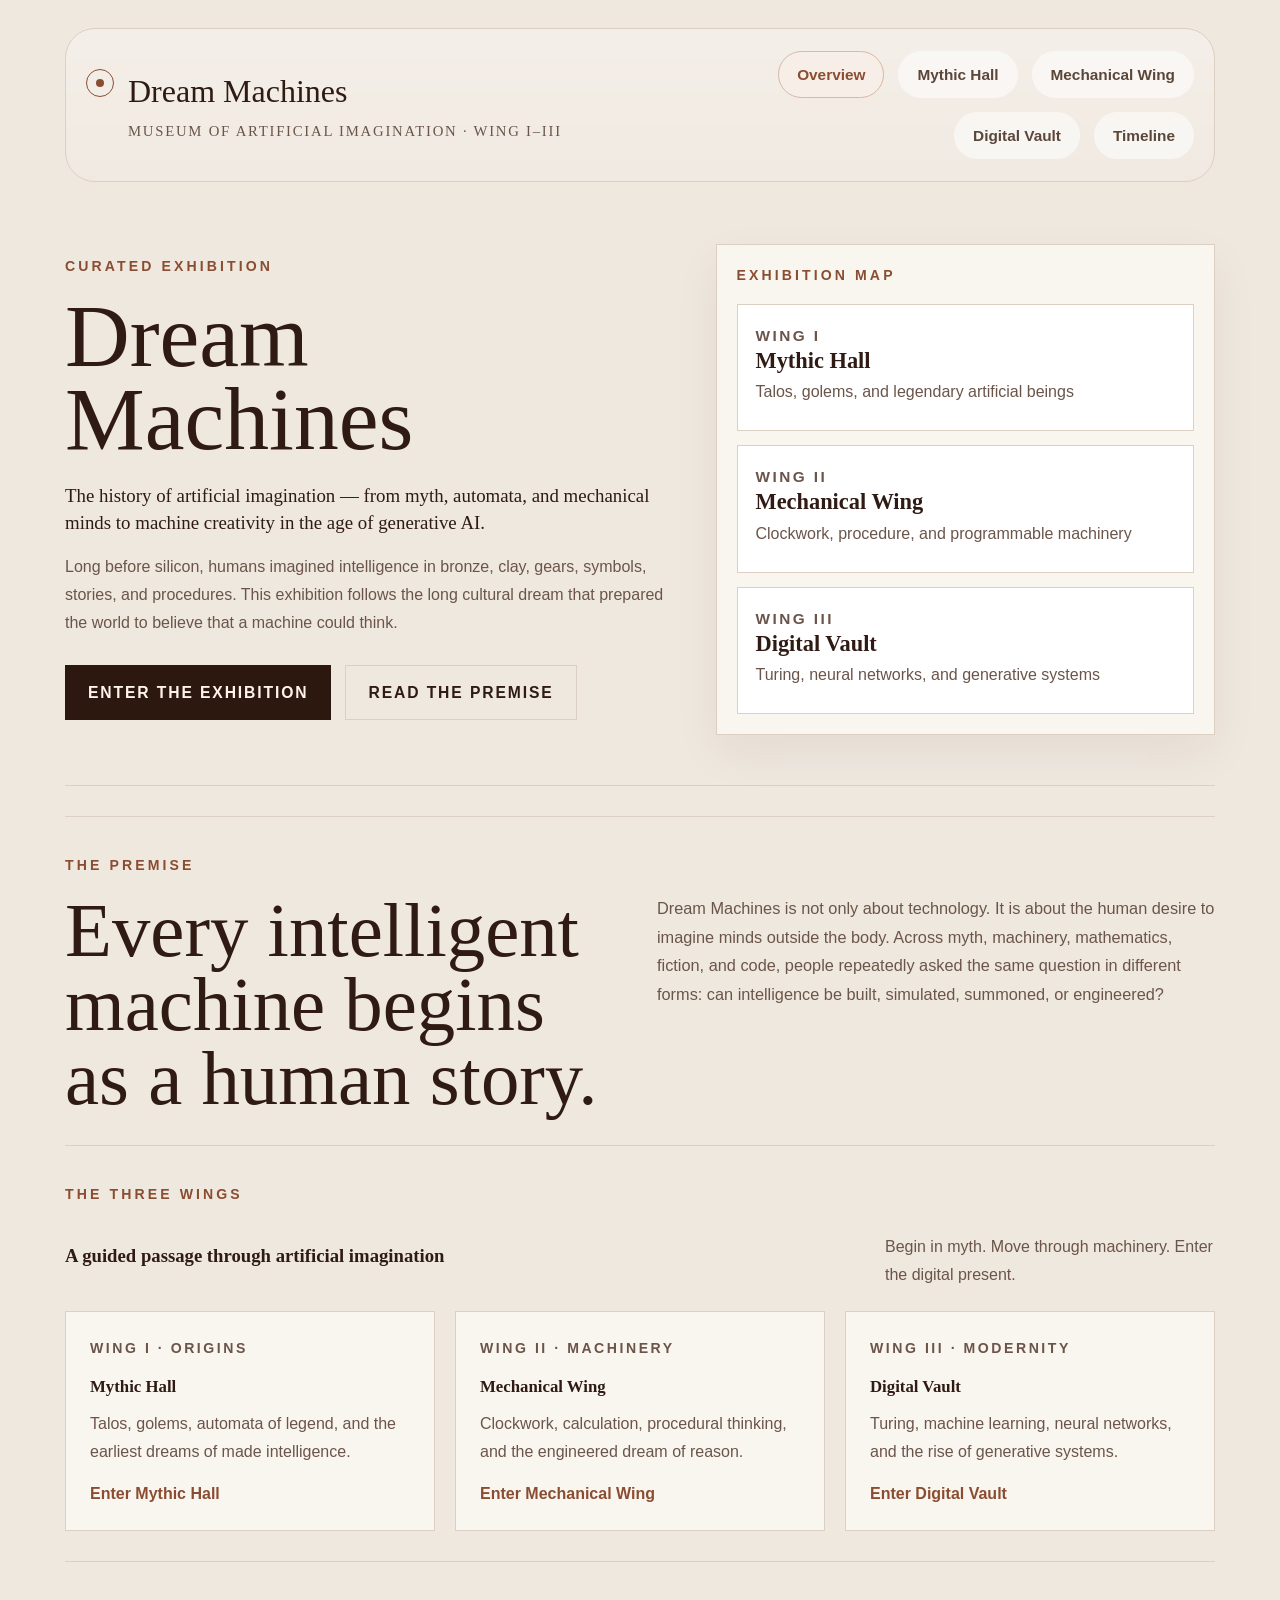
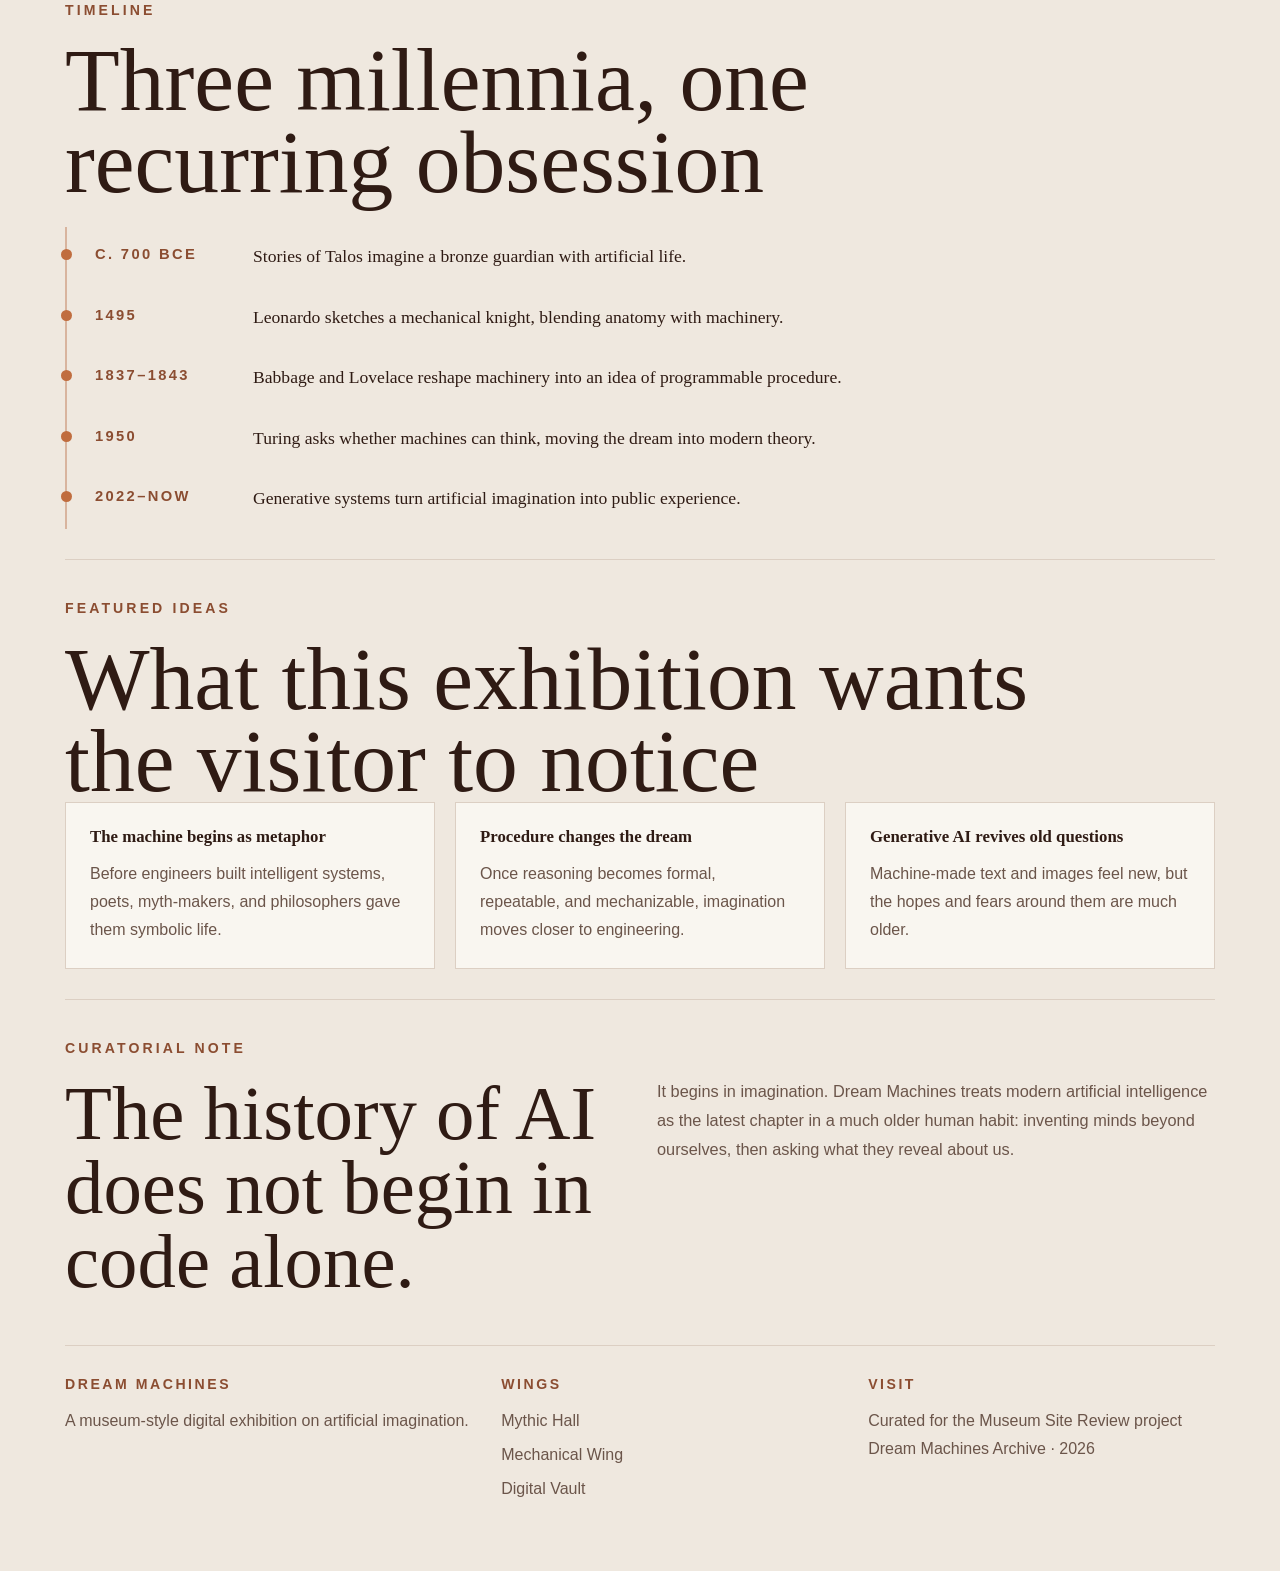
<file: index.html>
<!DOCTYPE html>
<html lang="en">
<head>
  <meta charset="UTF-8" />
  <meta name="viewport" content="width=device-width, initial-scale=1.0" />
  <title>Dream Machines | Museum of Artificial Imagination</title>
  <link rel="stylesheet" href="style.css" />
</head>
<body>
  <div class="page-shell">
    <header class="site-header">
      <div class="brand-block">
        <div class="brand-mark"></div>
        <div>
          <h1 class="brand-name">Dream Machines</h1>
          <p class="brand-meta">Museum of Artificial Imagination · Wing I–III</p>
        </div>
      </div>

      <nav class="main-nav">
        <a href="index.html" class="active">Overview</a>
        <a href="mythic-hall.html">Mythic Hall</a>
        <a href="mechanical-wing.html">Mechanical Wing</a>
        <a href="digital-vault.html">Digital Vault</a>
        <a href="#timeline">Timeline</a>
      </nav>
    </header>

    <section class="hero">
      <div class="hero-copy">
        <p class="eyebrow">Curated Exhibition</p>

        <h2>Dream<br />Machines</h2>

        <p class="hero-subtitle">
          The history of artificial imagination — from myth, automata, and mechanical minds
          to machine creativity in the age of generative AI.
        </p>

        <p class="hero-text">
          Long before silicon, humans imagined intelligence in bronze, clay, gears, symbols,
          stories, and procedures. This exhibition follows the long cultural dream that prepared
          the world to believe that a machine could think.
        </p>

        <div class="hero-actions">
          <a href="#wings" class="btn btn-dark">Enter the Exhibition</a>
          <a href="#premise" class="btn btn-light">Read the Premise</a>
        </div>
      </div>

      <aside class="hero-panel exhibition-map">
        <p class="eyebrow">Exhibition Map</p>

        <div class="panel-stack">
          <a class="panel-box" href="mythic-hall.html">
            <span class="map-number">Wing I</span>
            <h3>Mythic Hall</h3>
            <p>Talos, golems, and legendary artificial beings</p>
          </a>

          <a class="panel-box" href="mechanical-wing.html">
            <span class="map-number">Wing II</span>
            <h3>Mechanical Wing</h3>
            <p>Clockwork, procedure, and programmable machinery</p>
          </a>

          <a class="panel-box" href="digital-vault.html">
            <span class="map-number">Wing III</span>
            <h3>Digital Vault</h3>
            <p>Turing, neural networks, and generative systems</p>
          </a>
        </div>
      </aside>
    </section>

    <section class="premise-section" id="premise">
      <p class="eyebrow">The Premise</p>

      <div class="two-col">
        <h3>Every intelligent machine begins as a human story.</h3>
        <p>
          Dream Machines is not only about technology. It is about the human desire to imagine
          minds outside the body. Across myth, machinery, mathematics, fiction, and code, people
          repeatedly asked the same question in different forms: can intelligence be built,
          simulated, summoned, or engineered?
        </p>
      </div>
    </section>

    <section class="wings-section" id="wings">
      <p class="eyebrow">The Three Wings</p>

      <div class="section-heading">
        <h3>A guided passage through artificial imagination</h3>
        <p class="section-note">
          Begin in myth. Move through machinery. Enter the digital present.
        </p>
      </div>

      <div class="wing-grid">
        <article class="wing-card">
          <p class="wing-label">Wing I · Origins</p>
          <h4>Mythic Hall</h4>
          <p>
            Talos, golems, automata of legend, and the earliest dreams of made intelligence.
          </p>
          <a href="mythic-hall.html">Enter Mythic Hall</a>
        </article>

        <article class="wing-card">
          <p class="wing-label">Wing II · Machinery</p>
          <h4>Mechanical Wing</h4>
          <p>
            Clockwork, calculation, procedural thinking, and the engineered dream of reason.
          </p>
          <a href="mechanical-wing.html">Enter Mechanical Wing</a>
        </article>

        <article class="wing-card">
          <p class="wing-label">Wing III · Modernity</p>
          <h4>Digital Vault</h4>
          <p>
            Turing, machine learning, neural networks, and the rise of generative systems.
          </p>
          <a href="digital-vault.html">Enter Digital Vault</a>
        </article>
      </div>
    </section>

    <section class="timeline-section" id="timeline">
      <p class="eyebrow">Timeline</p>
      <h3>Three millennia, one recurring obsession</h3>

      <div class="timeline-list">
        <div class="timeline-item">
          <div class="timeline-year">c. 700 BCE</div>
          <div class="timeline-text">
            Stories of Talos imagine a bronze guardian with artificial life.
          </div>
        </div>

        <div class="timeline-item">
          <div class="timeline-year">1495</div>
          <div class="timeline-text">
            Leonardo sketches a mechanical knight, blending anatomy with machinery.
          </div>
        </div>

        <div class="timeline-item">
          <div class="timeline-year">1837–1843</div>
          <div class="timeline-text">
            Babbage and Lovelace reshape machinery into an idea of programmable procedure.
          </div>
        </div>

        <div class="timeline-item">
          <div class="timeline-year">1950</div>
          <div class="timeline-text">
            Turing asks whether machines can think, moving the dream into modern theory.
          </div>
        </div>

        <div class="timeline-item">
          <div class="timeline-year">2022–Now</div>
          <div class="timeline-text">
            Generative systems turn artificial imagination into public experience.
          </div>
        </div>
      </div>
    </section>

    <section class="featured-section">
      <p class="eyebrow">Featured Ideas</p>
      <h3>What this exhibition wants the visitor to notice</h3>

      <div class="idea-grid">
        <article class="idea-card">
          <h4>The machine begins as metaphor</h4>
          <p>
            Before engineers built intelligent systems, poets, myth-makers, and philosophers
            gave them symbolic life.
          </p>
        </article>

        <article class="idea-card">
          <h4>Procedure changes the dream</h4>
          <p>
            Once reasoning becomes formal, repeatable, and mechanizable, imagination moves
            closer to engineering.
          </p>
        </article>

        <article class="idea-card">
          <h4>Generative AI revives old questions</h4>
          <p>
            Machine-made text and images feel new, but the hopes and fears around them are much older.
          </p>
        </article>
      </div>
    </section>

    <section class="closing-panel">
      <p class="eyebrow">Curatorial Note</p>

      <div class="two-col">
        <h3>The history of AI does not begin in code alone.</h3>
        <p>
          It begins in imagination. Dream Machines treats modern artificial intelligence as the
          latest chapter in a much older human habit: inventing minds beyond ourselves, then
          asking what they reveal about us.
        </p>
      </div>
    </section>

    <footer class="site-footer">
      <div>
        <p class="footer-title">Dream Machines</p>
        <p class="footer-text">
          A museum-style digital exhibition on artificial imagination.
        </p>
      </div>

      <div>
        <p class="footer-title">Wings</p>
        <ul>
          <li><a href="mythic-hall.html">Mythic Hall</a></li>
          <li><a href="mechanical-wing.html">Mechanical Wing</a></li>
          <li><a href="digital-vault.html">Digital Vault</a></li>
        </ul>
      </div>

      <div>
        <p class="footer-title">Visit</p>
        <p class="footer-text">Curated for the Museum Site Review project</p>
        <p class="footer-text">Dream Machines Archive · 2026</p>
      </div>
    </footer>
  </div>
</body>
</html>
</file>
<file: style.css>
:root {
  --bg: #efe8df;
  --panel: #f6f1ea;
  --panel-2: #fbf8f4;
  --text: #2f1b14;
  --muted: #6b554a;
  --line: #dccfc3;
  --accent: #8b4d31;
  --dark: #2d180f;
}

* {
  box-sizing: border-box;
}

html {
  scroll-behavior: smooth;
}

body {
  margin: 0;
  background: var(--bg);
  color: var(--text);
  font-family: "Georgia", "Times New Roman", serif;
  line-height: 1.5;
}

a {
  color: inherit;
  text-decoration: none;
}

.page-shell {
  width: min(1150px, calc(100% - 48px));
  margin: 28px auto 48px;
}

/* HEADER */
.site-header {
  background: linear-gradient(180deg, rgba(255,255,255,0.28), rgba(255,255,255,0.08));
  border: 1px solid var(--line);
  border-radius: 30px;
  padding: 22px 20px;
  display: grid;
  grid-template-columns: 1.2fr 1fr;
  gap: 24px;
  align-items: center;
  margin-bottom: 42px;
}

.brand-block {
  display: flex;
  gap: 14px;
  align-items: flex-start;
}

.brand-mark {
  width: 28px;
  height: 28px;
  border-radius: 50%;
  border: 1.5px solid var(--accent);
  position: relative;
  margin-top: 2px;
}

.brand-mark::after {
  content: "";
  width: 8px;
  height: 8px;
  border-radius: 50%;
  background: var(--accent);
  position: absolute;
  top: 9px;
  left: 9px;
}

.brand-name {
  margin: 0;
  font-size: 2rem;
  font-weight: 500;
}

.brand-meta {
  margin: 5px 0 0;
  color: var(--muted);
  font-size: 0.92rem;
  letter-spacing: 0.12em;
  text-transform: uppercase;
}

.main-nav {
  display: flex;
  justify-content: flex-end;
  align-items: center;
  gap: 14px;
  flex-wrap: wrap;
}

.main-nav a {
  background: rgba(255,255,255,0.55);
  border: 1px solid transparent;
  border-radius: 999px;
  padding: 11px 18px;
  font-family: Arial, sans-serif;
  font-size: 0.96rem;
  font-weight: 600;
  color: #5b463a;
  transition: all 0.2s ease;
}

.main-nav a.active,
.main-nav a:hover {
  border-color: #d8b8a6;
  background: #f8eee8;
  color: var(--accent);
}

/* HERO */
.hero,
.chapter-hero {
  display: grid;
  grid-template-columns: 1.1fr 0.9fr;
  gap: 40px;
  align-items: start;
  padding: 20px 0 50px;
}

.hero-copy {
  padding-top: 12px;
}

.eyebrow {
  font-family: Arial, sans-serif;
  color: var(--accent);
  font-size: 0.88rem;
  letter-spacing: 0.22em;
  text-transform: uppercase;
  margin: 0 0 18px;
  font-weight: 700;
}

.hero h2,
.chapter-hero h2,
.two-col h3,
.timeline-section h3,
.featured-section h3,
.next-panel h3 {
  font-size: clamp(3.4rem, 7vw, 6.3rem);
  line-height: 0.92;
  margin: 0;
  font-weight: 500;
}

.hero-subtitle {
  font-size: 1.18rem;
  line-height: 1.45;
  max-width: 720px;
  margin: 22px 0 16px;
}

.hero-text,
.chapter-hero p,
.two-col p,
.section-note,
.entry-card p,
.idea-card p,
.note-box p,
.footer-text,
.site-footer li,
.site-footer a,
.panel-box span,
.wing-card p {
  font-family: Arial, sans-serif;
  color: var(--muted);
  line-height: 1.75;
  margin: 0;
}

.hero-text {
  max-width: 690px;
  margin-bottom: 28px;
}

.chapter-hero p {
  max-width: 470px;
  font-size: 1.05rem;
  padding-top: 40px;
}

.hero-actions {
  display: flex;
  gap: 14px;
  flex-wrap: wrap;
}

.btn {
  display: inline-block;
  padding: 15px 22px;
  border-radius: 0;
  font-family: Arial, sans-serif;
  font-size: 0.98rem;
  font-weight: 700;
  letter-spacing: 0.12em;
  text-transform: uppercase;
  border: 1px solid var(--text);
  transition: all 0.2s ease;
}

.btn-dark {
  background: var(--dark);
  color: #fff4ea;
  border-color: var(--dark);
}

.btn-dark:hover {
  opacity: 0.92;
}

.btn-light {
  background: transparent;
  color: var(--text);
  border-color: var(--line);
}

.btn-light:hover {
  background: #f5ede6;
}

/* SIDE PANEL */
.hero-panel {
  background: var(--panel-2);
  border: 1px solid var(--line);
  padding: 20px;
}

.panel-stack {
  display: grid;
  gap: 14px;
}

.panel-box {
  border: 1px solid var(--line);
  padding: 18px;
  background: white;
  transition: transform 0.2s ease, border-color 0.2s ease;
}

.panel-box:hover {
  transform: translateY(-3px);
  border-color: var(--accent);
}

.panel-box h3 {
  margin: 0 0 6px;
  font-size: 1.85rem;
  line-height: 1;
}

.panel-box p {
  margin: 0 0 8px;
  font-size: 1rem;
  font-weight: 600;
  font-family: Arial, sans-serif;
  color: var(--text);
}

.panel-box span {
  font-size: 0.96rem;
}

/* GENERAL SECTIONS */
.premise-section,
.wings-section,
.timeline-section,
.featured-section,
.closing-panel,
.chapter-section,
.next-panel {
  border-top: 1px solid var(--line);
  padding: 38px 0 0;
  margin-top: 30px;
}

.section-heading {
  display: flex;
  justify-content: space-between;
  gap: 20px;
  align-items: end;
  margin-bottom: 22px;
}

.section-note {
  max-width: 330px;
}

/* TWO COLUMN */
.two-col {
  display: grid;
  grid-template-columns: 1fr 1fr;
  gap: 34px;
  align-items: start;
}

.two-col h3 {
  font-size: clamp(3rem, 6vw, 5rem);
  line-height: 0.96;
}

.two-col p {
  max-width: 560px;
  font-size: 1.02rem;
}

/* CARD GRIDS */
.wing-grid,
.idea-grid,
.entry-grid {
  display: grid;
  grid-template-columns: repeat(3, 1fr);
  gap: 20px;
}

.wing-card,
.idea-card,
.entry-card,
.note-box {
  background: var(--panel-2);
  border: 1px solid var(--line);
  padding: 24px;
}

.wing-card,
.idea-card,
.entry-card,
.panel-box,
.note-box {
  box-shadow: 0 0 0 rgba(0,0,0,0);
}

.wing-label,
.footer-title {
  margin: 0 0 12px;
  font-family: Arial, sans-serif;
  font-size: 0.88rem;
  letter-spacing: 0.18em;
  text-transform: uppercase;
  color: var(--accent);
  font-weight: 700;
}

.wing-card h4,
.idea-card h4,
.entry-card h3 {
  margin: 0 0 12px;
  font-size: 1.05rem;
  line-height: 1.25;
  font-weight: 700;
}

.entry-card h3 {
  font-family: "Georgia", "Times New Roman", serif;
  font-size: 1.9rem;
  line-height: 1.08;
  font-weight: 500;
}

.wing-card p {
  margin: 0 0 16px;
}

.wing-card a,
.entry-card a {
  font-family: Arial, sans-serif;
  font-weight: 700;
  color: var(--accent);
}

/* TIMELINE */
.timeline-list {
  margin-top: 24px;
  border-left: 2px solid #d8b49e;
  padding-left: 28px;
}

.timeline-item {
  display: grid;
  grid-template-columns: 140px 1fr;
  gap: 18px;
  padding: 16px 0 18px;
  position: relative;
}

.timeline-item::before {
  content: "";
  width: 11px;
  height: 11px;
  background: #c06d3f;
  border-radius: 50%;
  position: absolute;
  left: -34px;
  top: 22px;
}

.timeline-year {
  font-family: Arial, sans-serif;
  color: var(--accent);
  font-size: 0.92rem;
  font-weight: 700;
  letter-spacing: 0.16em;
  text-transform: uppercase;
}

.timeline-text {
  font-size: 1.1rem;
  line-height: 1.5;
}

/* NOTE BOX */
.note-box p {
  font-size: 1.05rem;
}

/* FOOTER */
.site-footer {
  border-top: 1px solid var(--line);
  margin-top: 34px;
  padding: 28px 0 14px;
  display: grid;
  grid-template-columns: 1.2fr 1fr 1fr;
  gap: 20px;
}

.site-footer ul {
  list-style: none;
  padding: 0;
  margin: 0;
}

.site-footer li {
  margin-bottom: 6px;
}

/* RESPONSIVE */
@media (max-width: 1100px) {
  .site-header,
  .hero,
  .chapter-hero,
  .two-col,
  .wing-grid,
  .idea-grid,
  .entry-grid,
  .site-footer {
    grid-template-columns: 1fr;
  }

  .main-nav {
    justify-content: flex-start;
  }

  .section-heading {
    flex-direction: column;
    align-items: flex-start;
  }

  .chapter-hero p {
    padding-top: 0;
    max-width: 100%;
  }
}

@media (max-width: 720px) {
  .page-shell {
    width: min(100% - 24px, 1150px);
    margin-top: 14px;
  }

  .site-header {
    padding: 18px 16px;
    border-radius: 22px;
  }

  .brand-name {
    font-size: 1.7rem;
  }

  .hero h2,
  .chapter-hero h2,
  .two-col h3,
  .timeline-section h3,
  .featured-section h3,
  .next-panel h3 {
    font-size: 3rem;
  }

  .timeline-item {
    grid-template-columns: 1fr;
    gap: 8px;
  }

  .btn {
    width: 100%;
    text-align: center;
  }
}
/* Final homepage polish */

.exhibition-map {
  box-shadow: 0 18px 45px rgba(47, 27, 20, 0.06);
}

.map-number {
  display: block;
  font-family: Arial, sans-serif;
  color: var(--accent);
  font-size: 0.82rem;
  font-weight: 700;
  letter-spacing: 0.16em;
  text-transform: uppercase;
  margin-bottom: 8px;
}

.hero-panel .panel-box h3 {
  font-size: 1.4rem;
  margin-bottom: 8px;
}

.hero-panel .panel-box p {
  color: var(--muted);
  font-weight: 500;
}

.hero {
  border-bottom: 1px solid var(--line);
  margin-bottom: 28px;
}

.wing-card,
.idea-card,
.entry-card,
.note-box,
.hero-panel,
.artifact-card {
  background: rgba(251, 248, 244, 0.86);
}

.wing-card:hover,
.idea-card:hover,
.entry-card:hover {
  border-color: #c9aa98;
  transform: translateY(-2px);
}

.wing-card,
.idea-card,
.entry-card {
  transition: transform 0.2s ease, border-color 0.2s ease;
}

.timeline-section h3,
.featured-section h3 {
  max-width: 1000px;
}

.closing-panel {
  padding-bottom: 12px;
}
</file>
